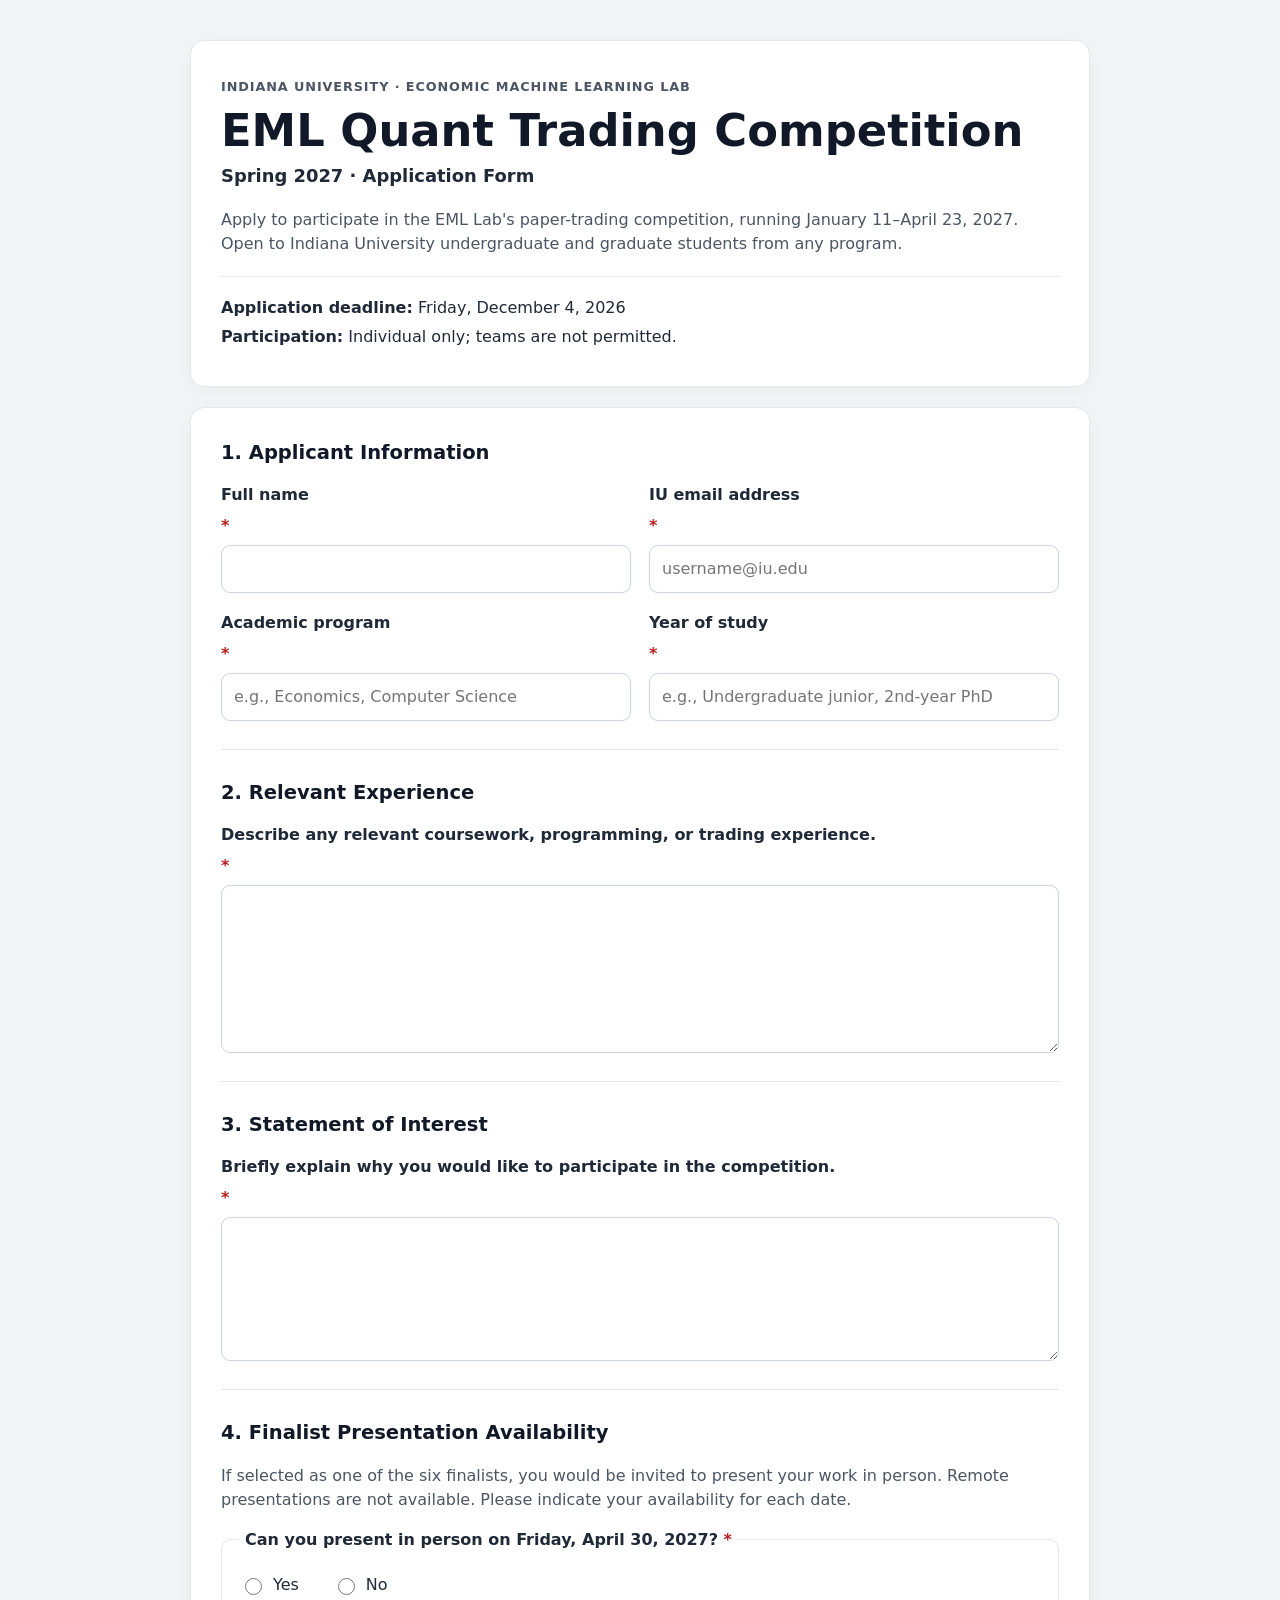
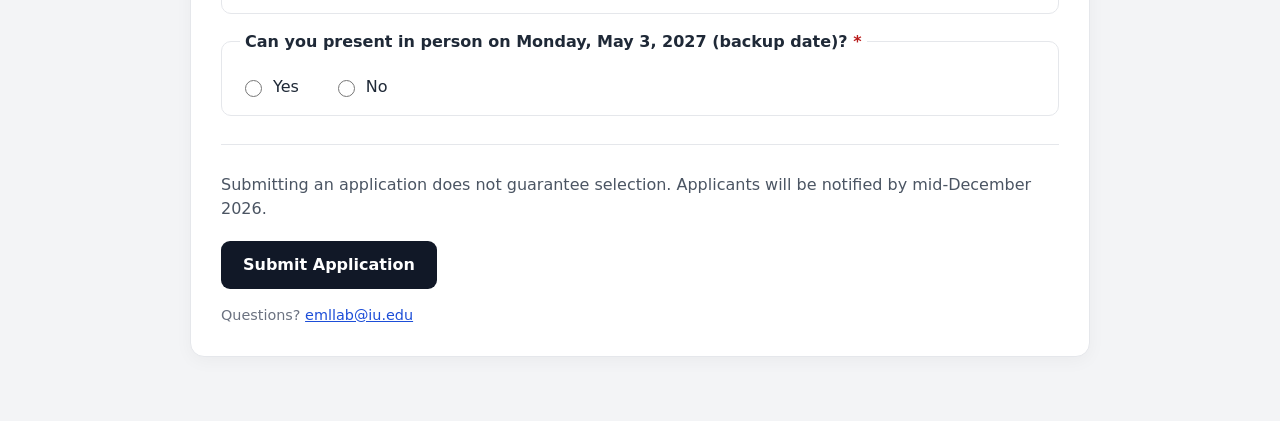
<file: index.html>
<!doctype html>
<html lang="en">
<head>
  <meta charset="utf-8">
  <meta name="viewport" content="width=device-width, initial-scale=1">
  <title>EML Quant Trading Competition | Application</title>
  <link rel="stylesheet" href="styles.css">
</head>
<body>
  <main class="page-shell">
    <header class="card hero">
      <p class="eyebrow">Indiana University · Economic Machine Learning Lab</p>
      <h1>EML Quant Trading Competition</h1>
      <p class="subtitle">Spring 2027 · Application Form</p>
      <p class="lede">Apply to participate in the EML Lab's paper-trading competition, running January 11–April 23, 2027. Open to Indiana University undergraduate and graduate students from any program.</p>
      <div class="details">
        <p><strong>Application deadline:</strong> Friday, December 4, 2026</p>
        <p><strong>Participation:</strong> Individual only; teams are not permitted.</p>
      </div>
    </header>

    <section class="card">
      <form id="application-form" name="eml-quant-trading-application" method="POST" action="/success.html" data-netlify="true" netlify-honeypot="bot-field">
        <input type="hidden" name="form-name" value="eml-quant-trading-application">
        <p class="hidden" aria-hidden="true"><label>Leave this field blank <input name="bot-field" tabindex="-1" autocomplete="off"></label></p>

        <section class="form-section" aria-labelledby="applicant-heading">
          <h2 id="applicant-heading">1. Applicant Information</h2>
          <div class="field-grid">
            <label for="full-name">Full name <span class="required">*</span>
              <input id="full-name" name="full_name" type="text" autocomplete="name" required>
            </label>
            <label for="email">IU email address <span class="required">*</span>
              <input id="email" name="iu_email" type="email" autocomplete="email" placeholder="username@iu.edu" pattern="[a-zA-Z0-9._%+\-]+@(iu\.edu|[a-zA-Z0-9.\-]+\.iu\.edu)" title="Enter an IU email address (for example, username@iu.edu)." required>
            </label>
            <label for="program">Academic program <span class="required">*</span>
              <input id="program" name="program" type="text" placeholder="e.g., Economics, Computer Science" required>
            </label>
            <label for="year">Year of study <span class="required">*</span>
              <input id="year" name="year_of_study" type="text" placeholder="e.g., Undergraduate junior, 2nd-year PhD" required>
            </label>
          </div>
        </section>

        <section class="form-section" aria-labelledby="experience-heading">
          <h2 id="experience-heading">2. Relevant Experience</h2>
          <label for="experience">Describe any relevant coursework, programming, or trading experience. <span class="required">*</span>
            <textarea id="experience" name="relevant_experience" rows="6" required></textarea>
          </label>
        </section>

        <section class="form-section" aria-labelledby="interest-heading">
          <h2 id="interest-heading">3. Statement of Interest</h2>
          <label for="interest">Briefly explain why you would like to participate in the competition. <span class="required">*</span>
            <textarea id="interest" name="statement_of_interest" rows="5" required></textarea>
          </label>
        </section>

        <section class="form-section" aria-labelledby="availability-heading">
          <h2 id="availability-heading">4. Finalist Presentation Availability</h2>
          <p class="section-note">If selected as one of the six finalists, you would be invited to present your work in person. Remote presentations are not available. Please indicate your availability for each date.</p>
          <fieldset>
            <legend>Can you present in person on Friday, April 30, 2027? <span class="required">*</span></legend>
            <div class="radio-row">
              <label><input type="radio" name="available_april_30" value="Yes" required> Yes</label>
              <label><input type="radio" name="available_april_30" value="No"> No</label>
            </div>
          </fieldset>
          <fieldset>
            <legend>Can you present in person on Monday, May 3, 2027 (backup date)? <span class="required">*</span></legend>
            <div class="radio-row">
              <label><input type="radio" name="available_may_3" value="Yes" required> Yes</label>
              <label><input type="radio" name="available_may_3" value="No"> No</label>
            </div>
          </fieldset>
        </section>

        <div class="form-footer">
          <p class="note">Submitting an application does not guarantee selection. Applicants will be notified by mid-December 2026.</p>
          <div id="form-error" class="error-box" role="alert" hidden></div>
          <button id="submit-button" type="submit">Submit Application</button>
          <p class="small-note">Questions? <a href="mailto:emllab@iu.edu">emllab@iu.edu</a></p>
        </div>
      </form>
    </section>
  </main>
  <script src="script.js"></script>
</body>
</html>
</file>
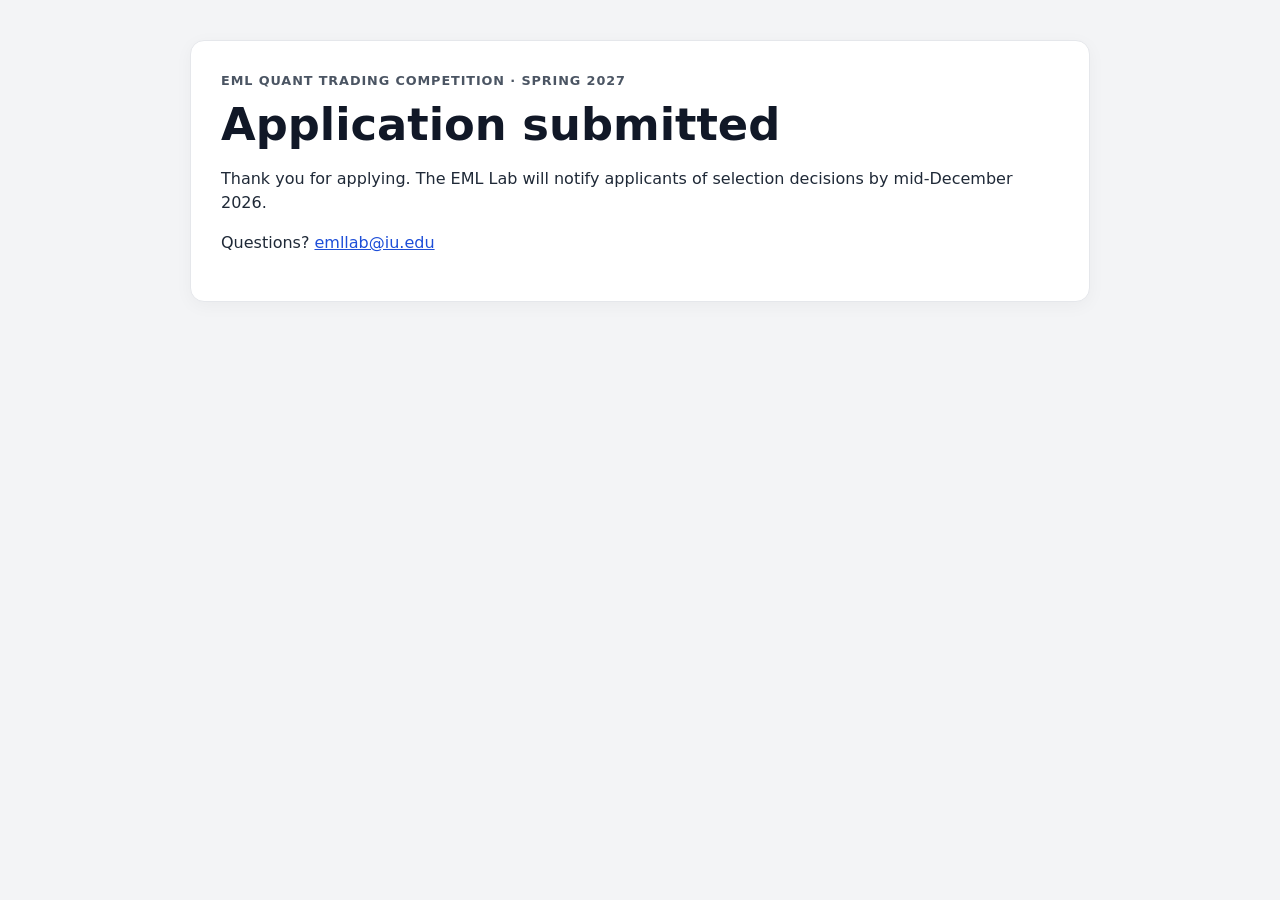
<file: success.html>
<!doctype html>
<html lang="en"><head><meta charset="utf-8"><meta name="viewport" content="width=device-width, initial-scale=1"><title>Application Submitted | EML Quant Trading Competition</title><link rel="stylesheet" href="styles.css"></head>
<body><main class="page-shell"><section class="card"><p class="eyebrow">EML Quant Trading Competition · Spring 2027</p><h1>Application submitted</h1><p>Thank you for applying. The EML Lab will notify applicants of selection decisions by mid-December 2026.</p><p>Questions? <a href="mailto:emllab@iu.edu">emllab@iu.edu</a></p></section></main></body></html>
</file>
<file: styles.css>
:root{font-family:Inter,ui-sans-serif,system-ui,-apple-system,BlinkMacSystemFont,"Segoe UI",sans-serif;color:#1f2937;background:#f3f4f6;line-height:1.5}*{box-sizing:border-box}body{margin:0;background:#f3f4f6}.page-shell{width:min(900px,calc(100% - 32px));margin:40px auto 64px}.card{background:#fff;border:1px solid #e5e7eb;border-radius:14px;padding:30px;margin-bottom:20px;box-shadow:0 4px 18px rgba(0,0,0,.04)}.hero{padding-top:36px;padding-bottom:32px}.eyebrow{margin:0 0 10px;font-size:.8rem;font-weight:700;letter-spacing:.07em;text-transform:uppercase;color:#4b5563}h1,h2{color:#111827}h1{font-size:clamp(2rem,4.5vw,2.8rem);line-height:1.13;margin:0 0 6px}h2{font-size:1.22rem;margin:0 0 16px}.subtitle{font-size:1.12rem;font-weight:600;margin:0 0 18px}.lede{color:#4b5563;margin:0 0 20px}.details{border-top:1px solid #e5e7eb;padding-top:14px}.details p{margin:5px 0}.form-section{padding:0 0 28px;margin:0 0 28px;border-bottom:1px solid #e5e7eb}.field-grid{display:grid;grid-template-columns:repeat(2,minmax(0,1fr));gap:18px}label{display:grid;gap:7px;font-weight:600}input,textarea,button{font:inherit}input:not([type=radio]),textarea{width:100%;border:1px solid #cbd5e1;border-radius:9px;padding:11px 12px;background:#fff;color:#111827;font-weight:400}textarea{resize:vertical;min-height:110px}input:focus-visible,textarea:focus-visible{outline:3px solid rgba(59,130,246,.18);border-color:#3b82f6}.required{color:#b91c1c}.section-note,.note{color:#4b5563;margin:0 0 16px}fieldset{border:1px solid #e5e7eb;border-radius:10px;padding:16px 18px;margin:0 0 16px}fieldset:last-child{margin-bottom:0}legend{font-weight:600;padding:0 5px}.radio-row{display:flex;gap:34px;margin-top:5px}.radio-row label{display:flex;align-items:center;gap:8px;font-weight:500;cursor:pointer}.radio-row input{width:17px;height:17px;accent-color:#111827}.form-footer .note{margin-bottom:20px}button{border:0;border-radius:9px;padding:12px 22px;background:#111827;color:white;font-weight:700;cursor:pointer}button:hover{background:#374151}button:disabled{opacity:.6;cursor:wait}.small-note{font-size:.9rem;color:#6b7280;margin:16px 0 0}a{color:#1d4ed8}.error-box{padding:12px 14px;border:1px solid #fecaca;border-radius:9px;background:#fef2f2;color:#991b1b;margin:0 0 18px}.hidden{display:none!important}@media(max-width:640px){.page-shell{width:calc(100% - 20px);margin:18px auto 40px}.card{padding:20px}.field-grid{grid-template-columns:1fr}.hero{padding-top:26px}.radio-row{gap:26px}}
</file>
